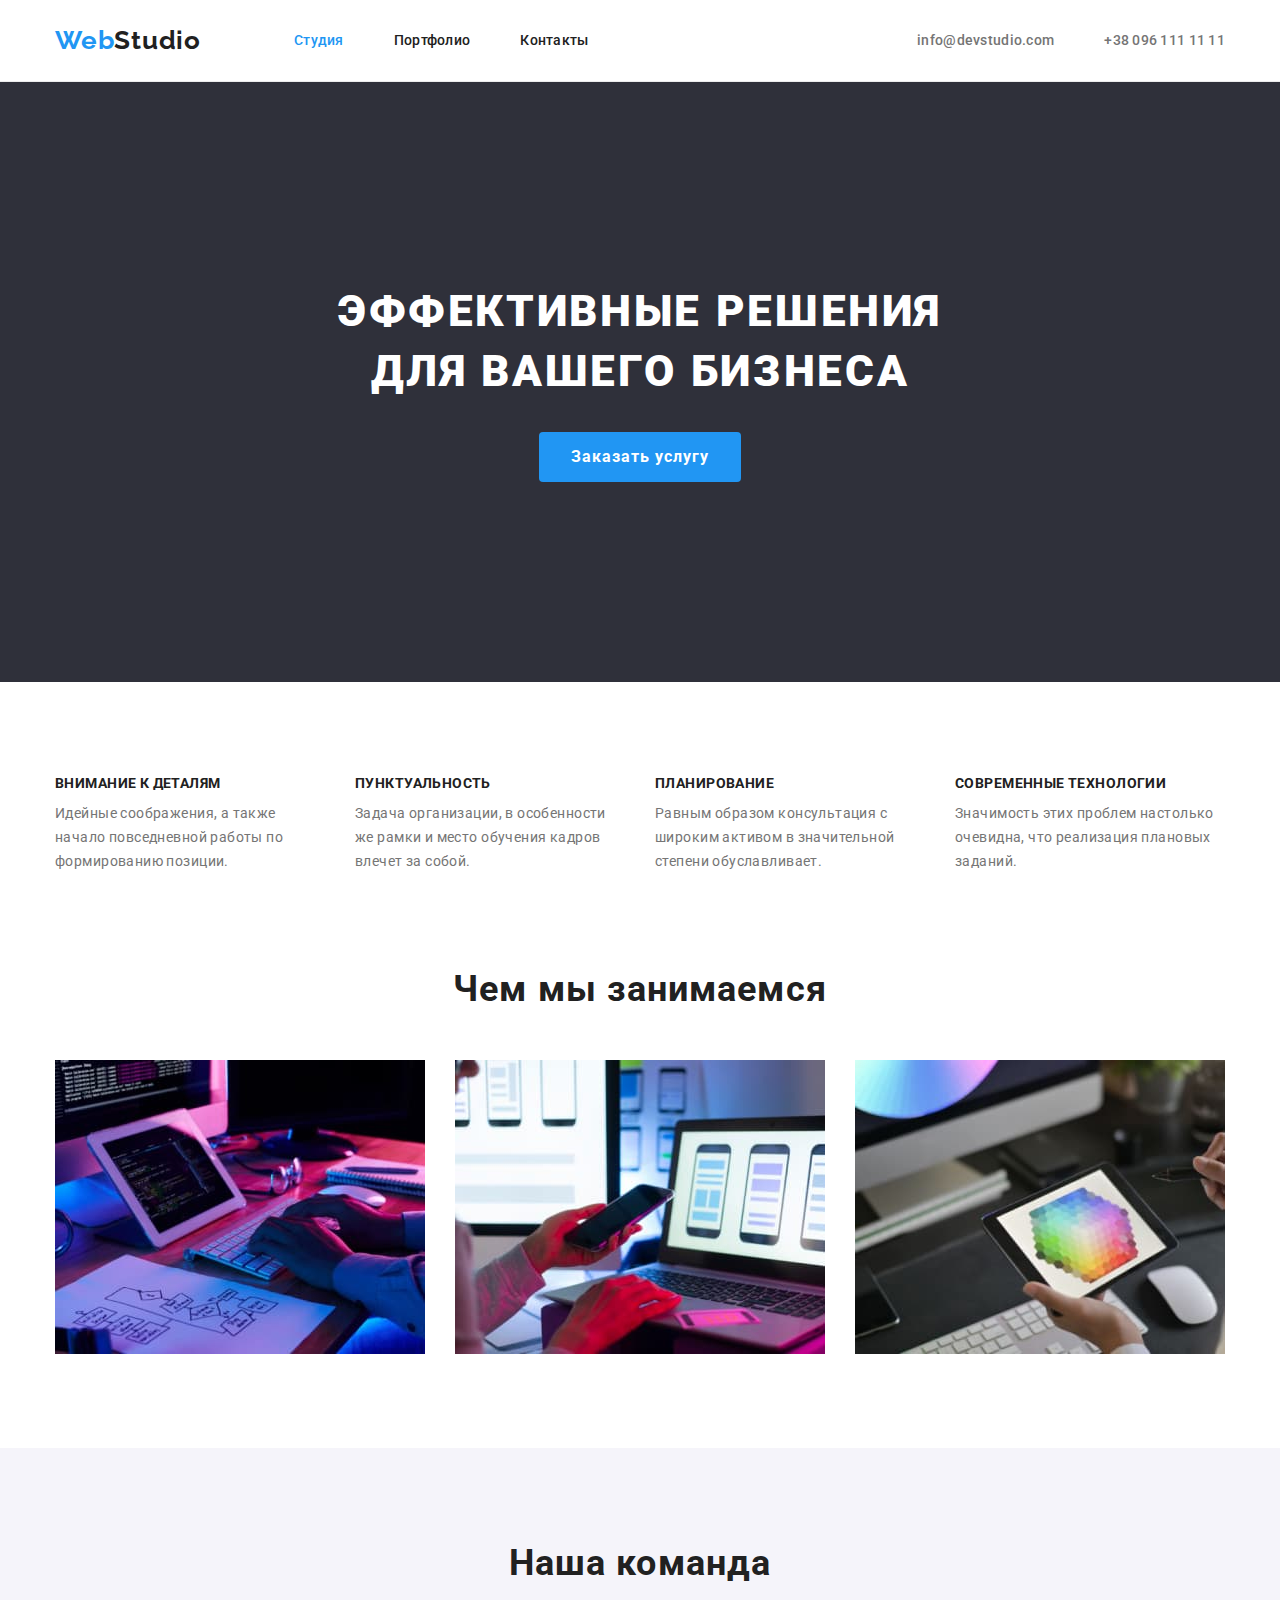
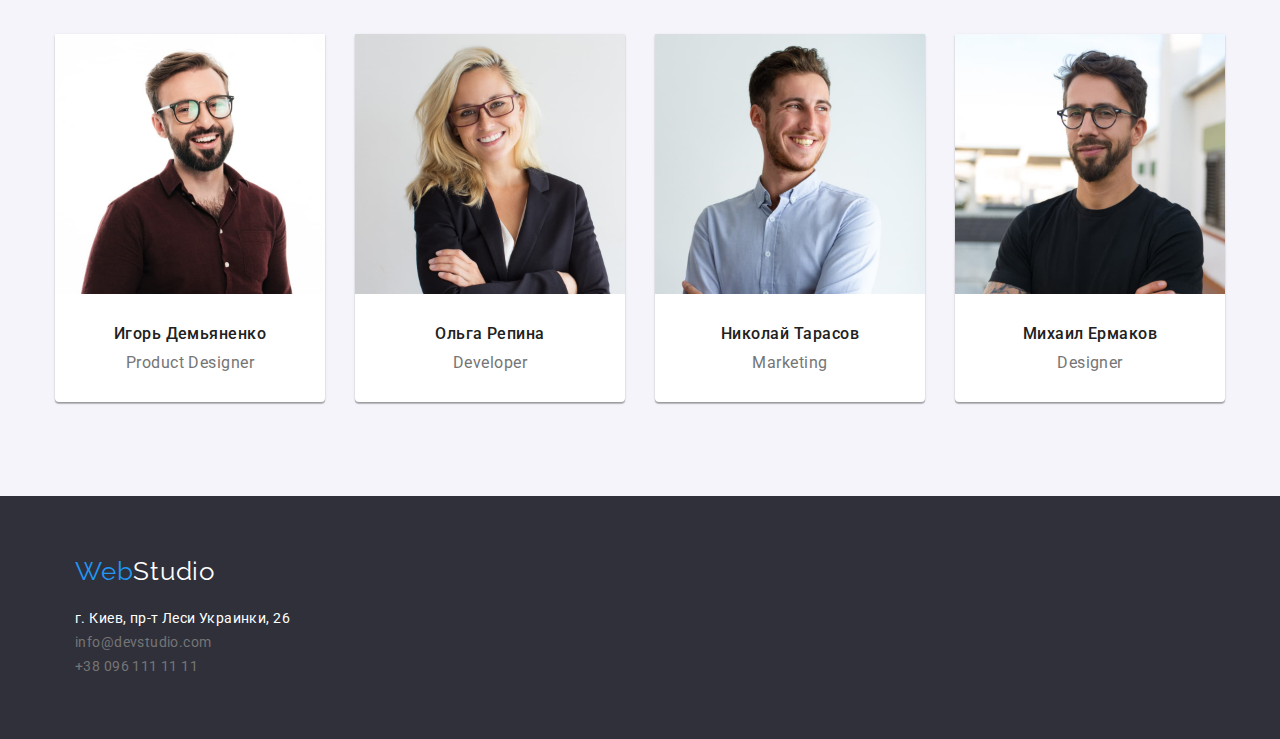
<file: index.html>
<!DOCTYPE html>
<html lang="ru">

<head>
    <meta charset="UTF-8">
    <meta http-equiv="X-UA-Compatible" content="IE=edge">
    <meta name="viewport" content="width=device-width, initial-scale=1.0">
    <title>WebStudio</title>
    <link rel="preconnect" href="https://fonts.googleapis.com">
    <link rel="preconnect" href="https://fonts.gstatic.com" crossorigin>
    <link href="https://fonts.googleapis.com/css2?family=Raleway:wght@700&family=Roboto:wght@400;500;700;900&display=swap"
        rel="stylesheet">
    <link rel="stylesheet" href="https://cdnjs.cloudflare.com/ajax/libs/modern-normalize/1.1.0/modern-normalize.min.css">
    <link rel="stylesheet" href="./css/style.css">
    
</head>

<body>    
    <header class="header">
        <div class="container main-nav">
            <a href="./index.html" class="logo-header"><span class="logo-web">Web</span>Studio</a>
            <nav>
                <ul class="site-nav">
                    <li class="item"><a href="#" class="link current">Студия</a></li>
                    <li class="item"><a href="./portfolio.html" class="link">Портфолио</a></li>
                    <li class="item"><a href="#" class="link">Контакты</a></li>
                </ul>
            </nav>
            <ul class="site-contacts">
                <li class="item"><a href="mailto:info@devstudio.com">info@devstudio.com</a></li>
                <li class="item"><a href="tel:+380961111111">+38 096 111 11 11</a></li>                
            </ul>
        </div>
    </header>            
        <main>
            <!--Герой-->            
            <section class="hero-section">
                <div class="container">
                    <h1 class="hero-title">Эффективные решения <br>для вашего бизнеса</h1>
                    <button type="button" class="hero-button">Заказать услугу</button>
                </div>
            </section>            
            <!--Внимание к деталям,Пунктуальность,Планирование,Современные технологии-->            
            <section class="strenghts-section">
                <div class="container">
                    <h2 class="strenghts visually-hidden">Наши сильные стороны</h2>
                    <ul class="strenghts-list">
                        <li class="strenghts-item">
                            <h3 class="strengths-title title">Внимание к деталям</h3>
                            <p class="strengths-text">Идейные соображения, а также начало повседневной работы по формированию позиции.
                            </p>
                        </li>
                        <li class="strenghts-item">
                            <h3 class="strengths-title title">Пунктуальность</h3>
                            <p class="strengths-text">Задача организации, в особенности же рамки и место обучения кадров влечет за
                                собой.</p>
                        </li>
                        <li class="strenghts-item">
                            <h3 class="strengths-title title">Планирование</h3>
                            <p class="strengths-text">Равным образом консультация с широким активом в значительной степени
                                обуславливает.</p>
                        </li>
                        <li class="strenghts-item">
                            <h3 class="strengths-title title">Современные технологии</h3>
                            <p class="strengths-text">Значимость этих проблем настолько очевидна, что реализация плановых заданий.</p>
                        </li>
                    </ul>
                </div>
            </section>
            <!--Чем мы занимаемся в картинках-->
            
            <section class="services section">
                <div class="container">
                <h2 class="services-title title">Чем мы занимаемся</h2>
                <ul class="services-list">
                    <li  class="services-item">
                        <img src="./images/1.jpg" alt="Person is writing code" width="370" class="img">
                    </li>
                    <li class="services-item">
                        <img src="./images/2.jpg" alt="Person is chosing new phone" width="370" class="img">
                    </li>
                    <li class="services-item">
                        <img src="./images/3.jpg" alt="Showing available colors" width="370" class="img">
                    </li>
                </ul>
                </div>
            </section>
            
            <!--Наша команда-->
            
                    <section class="team section">
                        <div class="container">
                        <h2 class="team-title title">Наша команда</h2>
                        <ul class="team-cards">
                            <li class="team-card">
                                <img src="./images/11.jpg" width="270" alt="Happy man with glasses">
                                <div class="member-description">
                                <h3 class="name title">Игорь Демьяненко</h3>
                                <p class="position">Product Designer</p>
                                </div>
                            </li>
                            <li class="team-card">
                                <img src="./images/12.jpg" width="270" alt="blonde woman">
                                <div class="member-description">
                                <h3 class="name title">Ольга Репина</h3>
                                <p class="position">Developer</p>
                                </div>
                            </li>
                            <li class="team-card">
                                <img src="./images/13.jpg" width="270" alt="man in light blue shirt">
                                <div class="member-description">
                                <h3 class="name title">Николай Тарасов</h3>
                                <p class="position">Marketing</p>
                                </div>
                            </li>
                            <li class="team-card">
                                <img src="./images/14.jpg" width="270" alt="man in black t-shirt">
                                <div class="member-description">
                                <h3 class="name title">Михаил Ермаков</h3>
                                <p class="position">Designer</p>
                                </div>
                            </li>
                        </ul>
                        </div>
                    </section>
        </main>
        <!--Футер-->
        <footer class="footer">
                <div class="container">
                <a href="./index.html" class="logo-footer"><span class="logo-web">Web</span>Studio</a>
                <address class="address">
                    <ul>
                        <li>
                            <a href="https://www.google.com/search?client=opera&q=Киев%2C+пр-т+Леси+Украинки%2C+26&sourceid=opera&ie=UTF-8&oe=UTF-8"
                                target="_blank" rel="noopener noreferrer" class="link specific-address">г. Киев, пр-т Леси Украинки,
                                26
                            </a>
                        </li>
                        <li>
                            <a href="mailto:info@devstudio.com" class="link">info@devstudio.com
                            </a>
                        </li>
                        <li>
                            <a href="tel:+380961111111" class="link">+38 096 111 11 11</a>
                        </li>
                    </ul>
                </address>
                </div>
        </footer>

</body>
</html>
</file>
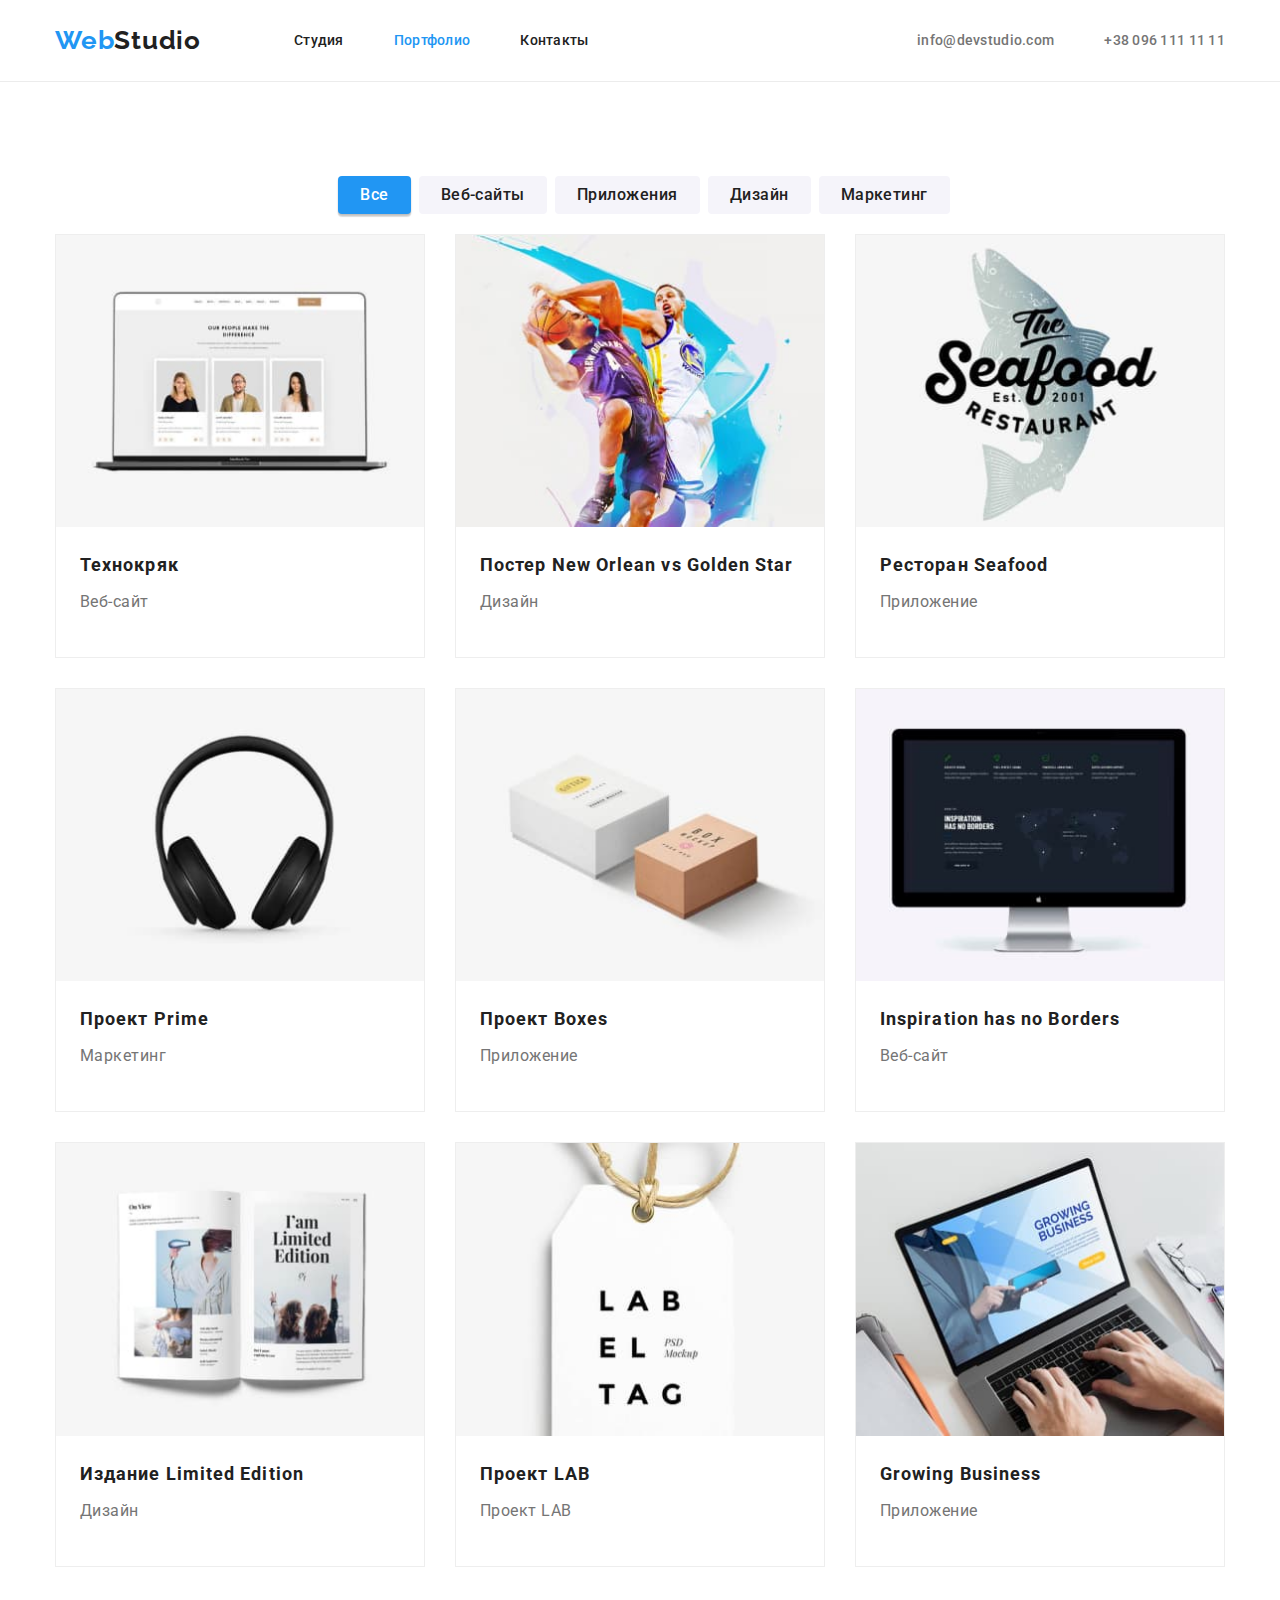
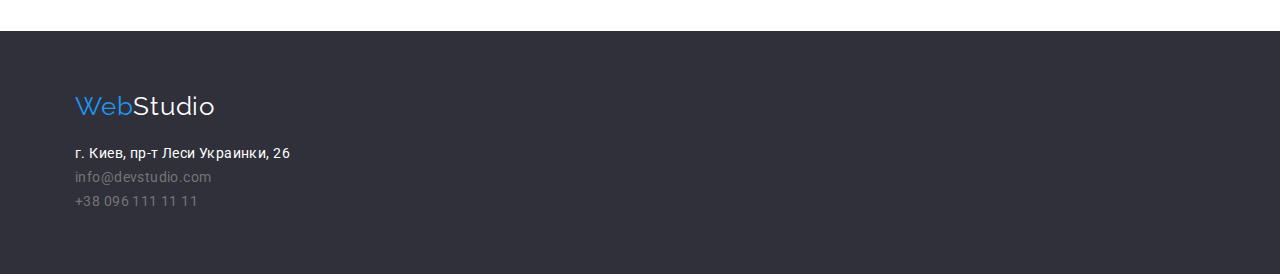
<file: portfolio.html>
<!DOCTYPE html>
<html lang="ru">

<head>
    <meta charset="UTF-8">
    <meta http-equiv="X-UA-Compatible" content="IE=edge">
    <meta name="viewport" content="width=device-width, initial-scale=1.0">
    <title>WebStudio</title>
    <link rel="preconnect" href="https://fonts.googleapis.com">
    <link rel="preconnect" href="https://fonts.gstatic.com" crossorigin>
    <link href="https://fonts.googleapis.com/css2?family=Raleway:wght@700&family=Roboto:wght@400;500;700;900&display=swap"
        rel="stylesheet">
    <link rel="stylesheet" href="https://cdnjs.cloudflare.com/ajax/libs/modern-normalize/1.1.0/modern-normalize.min.css">    
    <link rel="stylesheet" href="./css/style.css">
</head>

<body>
    <header class="header">
        <div class="container main-nav">
            <a href="./index.html" class="logo-header"><span class="logo-web">Web</span>Studio</a>
            <nav>
                <ul class="site-nav">
                    <li class="item"><a href="./index.html" class="link">Студия</a></li>
                    <li class="item"><a href="./portfolio.html" class="link current">Портфолио</a></li>
                    <li class="item"><a href="#" class="link">Контакты</a></li>
                </ul>
            </nav>
            <ul class="site-contacts">
                <li class="item"><a href="mailto:info@devstudio.com">info@devstudio.com</a></li>
                <li class="item"><a href="tel:+380961111111">+38 096 111 11 11</a></li>
            </ul>
        </div>
    </header>
    <main>
        <section class="section">
            <div class="container">
                <ul class="buttons">
                    <li><button type="button" class="button current">Все</button></li>
                    <li><button type="button" class="button">Веб-сайты</button></li>
                    <li><button type="button" class="button">Приложения</button></li>
                    <li><button type="button" class="button">Дизайн</button></li>
                    <li><button type="button" class="button">Маркетинг</button></li>
                </ul>
                <ul class="works">
                <li class="works-examples">
                    <a href="#" class="link">
                        <img src="./images/people.jpg" alt="Люди в MacBook Pro" width="370">
                        <div class="works-wrapper">
                            <h2 class="title">Технокряк</h2>
                            <p class="description">Веб-сайт</p>
                        </div>
                    </a>
                </li>
                <li class="works-examples">
                    <a href="#" class="link">
                        <img src="./images/sportsmen.jpg" alt="Баскетболисты с мячом" width="370">
                        <div class="works-wrapper">
                            <h2 class="title">Постер New Orlean vs Golden Star</h2>
                            <p class="description">Дизайн</p>
                        </div>
                    </a>
                </li>
                <li class="works-examples">
                    <a href="#" class="link">
                        <img src="./images/seafood.jpg" alt="Рисунок рыбы с названием рыбного ретсорана" width="370" >
                        <div class="works-wrapper"> 
                            <h2 class="title">Ресторан Seafood</h2>
                            <p class="description">Приложение</p>
                        </div>
                    </a>
                </li>
                <li class="works-examples">
                    <a href="#" class="link">
                        <img src="./images/headset.jpg" alt="Наушники" width="370">
                        <div class="works-wrapper">
                            <h2 class="title">Проект Prime</h2>
                            <p class="description">Маркетинг</p>
                        </div>
                    </a>
                </li>
                <li class="works-examples">
                    <a href="#" class="link">
                        <img src="./images/boxes.jpg" alt="ДВе коробки" width="370">
                            <div class="works-wrapper">
                            <h2 class="title">Проект Boxes</h2>
                        <p class="description">Приложение</p>
                    </a>
                </li>
                <li class="works-examples">
                    <a href="#" class="link">
                        <img src="./images/screen.jpg" alt="Монитор с информацией" width="370">
                        <div class="works-wrapper">
                            <h2 class="title">Inspiration has no Borders</h2>
                            <p class="description">Веб-сайт</p>
                        </div>
                    </a>
                </li>
                <li class="works-examples">
                    <a href="#" class="link">
                        <img src="./images/book.jpg" alt="Открытая книга" width="370">
                        <div class="works-wrapper">
                            <h2 class="title">Издание Limited Edition</h2>
                            <p class="description">Дизайн</p>
                        </div>
                    </a>
                <li class="works-examples">
                    <a href="#" class="link">
                        <img src="./images/label.jpg" alt="Бирка с лэйблом" width="370">
                        <div class="works-wrapper">
                            <h2 class="title">Проект LAB</h2>
                            <p class="description">Проект LAB</p>
                        </div>
                    </a>
                </li>
                <li class="works-examples">
                    <a href="#" class="link">
                        <img src="./images/laptop.jpg" alt="Работа за ноутбуков" width="370">
                        <div class="works-wrapper">
                            <h2 class="title">Growing Business</h2>
                            <p class="description">Приложение</p>
                        </div>
                    </a>
                </li>
                </ul>
            </div>
        </section>
    </main>
    
    <!--Футер-->
    <footer class="footer">
        <div class="container">
            <a href="./index.html" class="logo-footer"><span class="logo-web">Web</span>Studio</a>
            <address class="address">
                <ul>
                    <li>
                        <a href="https://www.google.com/search?client=opera&q=Киев%2C+пр-т+Леси+Украинки%2C+26&sourceid=opera&ie=UTF-8&oe=UTF-8"
                            target="_blank" rel="noopener noreferrer" class="link specific-address">г. Киев, пр-т Леси
                            Украинки,
                            26
                        </a>
                    </li>
                    <li>
                        <a href="mailto:info@devstudio.com" class="link">info@devstudio.com
                        </a>
                    </li>
                    <li>
                        <a href="tel:+380961111111" class="link">+38 096 111 11 11</a>
                    </li>
                </ul>
            </address>
        </div>
    </footer>
</body>

</html>
</file>
<file: css/style.css>
/*цвета
основной текст - #212121
второстепенный текс - #757575
акцент - #2196F3
текст героя - #ffffff
 */

:root {
  --primary-text-color: #212121;
  --secondary-text-colort: #757575;
  --akcent-text-color: #2196f3;
  --background-color: #ffffff;
  --background-color-secondary: #2f303a;
  --background-color-tertiary: #f5f4fa;
  --btn-color: #f5f4fa;
}

body {
  color: var(--primary-text-color);
  background-color: var(--background-color);
  font-family: Roboto, sans-serif;
}
/* Убирает точки у списков */
ul,
p {
  list-style: none;
  margin: 0;
  padding: 0;
}
img {
  display: block;
  max-width: 100%;
  height: auto;
}
/* header */
.header {
  background-color: var(--background-color);
  border-bottom: 1px solid #ececec;
  padding: 25px 0;
}

/* style of logo */
.logo-header {
  margin-right: 93px;
  color: var(--primary-text-color);
  font-weight: 700;
  font-family: Raleway, sans-serif;
  font-size: 26px;
  line-height: 1.19;
  letter-spacing: 0.03em;
  text-decoration: none;
}
.logo-web {
  color: var(--akcent-text-color);
}

/* site navigation */
.main-nav {
  display: flex;
  align-items: center;
}

.site-nav {
  display: flex;
}
.site-nav > .item {
  margin-right: 50px;
}
.site-nav > .item:last-child {
  margin-right: 0;
}

.site-nav .link {
  color: var(--primary-text-color);
  letter-spacing: 0.02em;
  font-size: 14px;
  line-height: 1.14;
  font-weight: 500;
  text-decoration: none;
}
.site-nav .link:hover,
.site-nav .link:focus {
  color: var(--akcent-text-color);
}
.site-nav .link.current {
  color: var(--akcent-text-color);
}

/* buttons */
.buttons {
  display: flex;
  justify-content: center;
  margin-bottom: 20px;
}

.button {
  margin-left: 8px;
  padding: 6px 22px;
  color: var(--primary-text-color);
  background: var(--btn-color);
  font-weight: 500;
  font-size: 16px;
  line-height: 1.6;
  letter-spacing: 0.03em;
  cursor: pointer;
  border: 0px;
  border-radius: 4px;
}
/* .button:first-child {
  margin-left: 0;
} */
.button.current {
  color: var(--background-color);
  background-color: var(--akcent-text-color);
  box-shadow: 0px 3px 1px rgba(0, 0, 0, 0.1), 0px 1px 2px rgba(0, 0, 0, 0.08),
    0px 2px 2px rgba(0, 0, 0, 0.12);
}
.button:hover,
.button:focus {
  color: var(--background-color);
  background-color: var(--akcent-text-color);
  box-shadow: 0px 3px 1px rgba(0, 0, 0, 0.1), 0px 1px 2px rgba(0, 0, 0, 0.08),
    0px 2px 2px rgba(0, 0, 0, 0.12);
  cursor: pointer;
}

/* contacts */
.site-contacts {
  display: flex;
  margin-left: auto;
}
.site-contacts .item + .item {
  margin-left: 50px;
}
.site-contacts a {
  font-weight: 500;
  letter-spacing: 0.02em;
  color: var(--secondary-text-colort);
  font-size: 14px;
  line-height: 1.14;
  text-decoration: none;
}
.site-contacts a:hover,
.site-contacts a:focus {
  color: var(--akcent-text-color);
}

/* hero section */
.hero-section {
  padding: 200px 0;
  text-align: center;
  background-color: var(--background-color-secondary);
}
.hero-title {
  margin-top: 0;
  margin-bottom: 30px;
  color: var(--background-color);
  font-size: 44px;
  line-height: 1.36;
  font-weight: 900;
  text-transform: uppercase;
  letter-spacing: 0.06em;
}
.hero-button {
  padding: 10px 32px;
  color: var(--background-color);
  background-color: var(--akcent-text-color);
  font-weight: 700;
  font-size: 16px;
  line-height: 1.9;
  letter-spacing: 0.06em;
  cursor: pointer;
  border-radius: 4px;
  border: 0px;
}

/* strengths */
.strenghts {
  margin-top: 0;
}
.strenghts-section {
  padding-top: 94px;
  padding-bottom: 0px;
}
.visually-hidden {
  position: absolute;
  width: 1px;
  height: 1px;
  margin: -1px;
  padding: 0;
  overflow: hidden;
  border: 0;
  clip: rect(0 0 0 0);
}
.strenghts-list {
  display: flex;
  margin-left: -30px;
}
.strenghts-item {
  flex-basis: calc(100% / 4 - 30px);
  margin-left: 30px;
}
.title {
  margin-top: 0;
  margin-bottom: 0;
}
.strengths-title {
  margin-bottom: 10px;
  color: var(--primary-text-color);
  font-weight: 700;
  font-size: 14px;
  line-height: 1.14;
  letter-spacing: 0.03em;
  text-transform: uppercase;
}
.strengths-text {
  color: var(--secondary-text-colort);
  font-weight: 400;
  font-size: 14px;
  line-height: 1.71;
  letter-spacing: 0.03em;
}

/* services section */

.services-title {
  margin-bottom: 50px;
  font-weight: 700;
  font-size: 36px;
  line-height: 1.17;
  text-align: center;
  letter-spacing: 0.03em;
}
.services-list {
  display: flex;
  justify-content: space-between;
}

/* section Team */
.team-cards {
  display: flex;
  margin-left: -30px;
}
.team-card {
  flex-basis: calc(100% / 4 - 30px);
  margin-left: 30px;
  background-color: var(--background-color);
  box-shadow: 0px 1px 3px rgba(0, 0, 0, 0.12), 0px 1px 1px rgba(0, 0, 0, 0.14),
    0px 2px 1px rgba(0, 0, 0, 0.2);
  border-radius: 0px 0px 4px 4px;
}

.team {
  background-color: var(--background-color-tertiary);
}

.team-title {
  font-weight: 700;
  font-size: 36px;
  line-height: 1.17;
  text-align: center;
  letter-spacing: 0.03em;
  margin-bottom: 50px;
}

.name {
  color: var(--primary-text-color);
  font-weight: 500;
  font-size: 16px;
  line-height: 1.19;
  letter-spacing: 0.03em;
  margin-bottom: 10px;
}
.position {
  color: var(--secondary-text-colort);
  font-weight: 400;
  font-size: 16px;
  line-height: 1.19;
  letter-spacing: 0.03em;
}
.member-description {
  text-align: center;
  padding: 30px 0;
}

/* footer */
.footer {
  padding: 60px;
  background-color: var(--background-color-secondary);
}
.logo-footer {
  color: var(--background-color);
  font-family: Raleway, sans-serif;
  font-size: 26px;
  line-height: 1.19;
  letter-spacing: 0.03em;
  text-decoration: none;
}
.logo-web {
  color: var(--akcent-text-color);
}
.address {
  margin-top: 20px;
}
.address .link:hover,
.address .link:focus {
  color: var(--akcent-text-color);
}
.address .link {
  color: var(--secondary-text-colort);
  font-family: Roboto, sans-serif;
  font-style: normal;
  font-weight: 400;
  font-size: 14px;
  line-height: 1.71;
  text-decoration: none;
  letter-spacing: 0.03em;
}
.link.specific-address {
  color: var(--background-color);
}

/* portfolio page */
.works {
  display: flex;
  flex-wrap: wrap;
  margin-right: -30px;
  margin-bottom: -30px;
}
.works-examples {
  margin-right: 30px;
  margin-bottom: 30px;
  flex-basis: calc(100% / 3 - 30px);

  border: 1px solid #eeeeee;
}
.works-examples:nth-child(3n) {
  margin-right: 0;
}
.works-examples:nth-last-child(-n + 3) {
  margin-bottom: 0;
}
.works .link {
  text-decoration: none;
  display: block;
}

.works .title {
  color: var(--primary-text-color);
  font-weight: 700;
  font-size: 18px;
  line-height: 2;
  letter-spacing: 0.06em;
  margin-bottom: 4px;
}
.works .description {
  margin-bottom: 20px;
  color: var(--secondary-text-colort);
  font-weight: 400;
  font-size: 16px;
  line-height: 1.88;
  letter-spacing: 0.03em;
}
.works-wrapper {
  padding: 20px 24px;
}

.container {
  width: 1200px;
  padding: 0 15px;
  margin-left: auto;
  margin-right: auto;
}
.section {
  padding: 94px 0;
}
</file>
